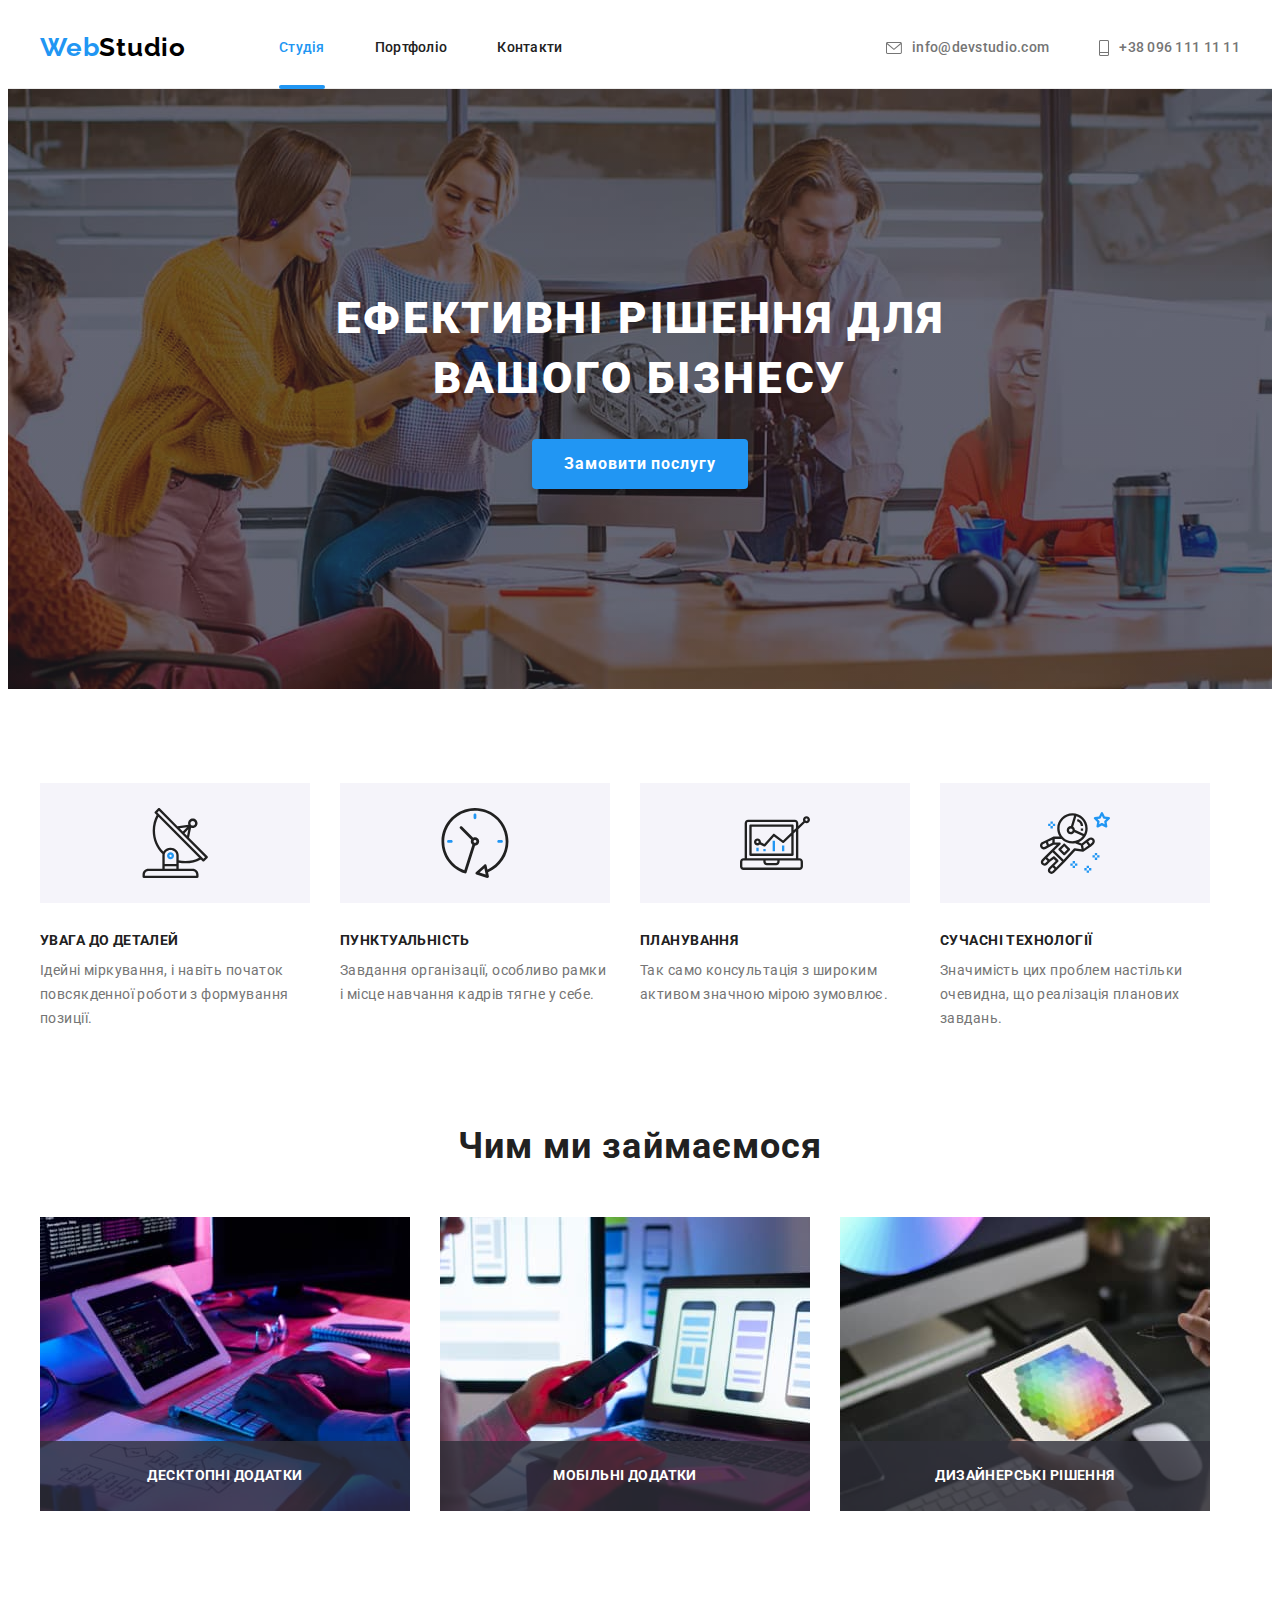
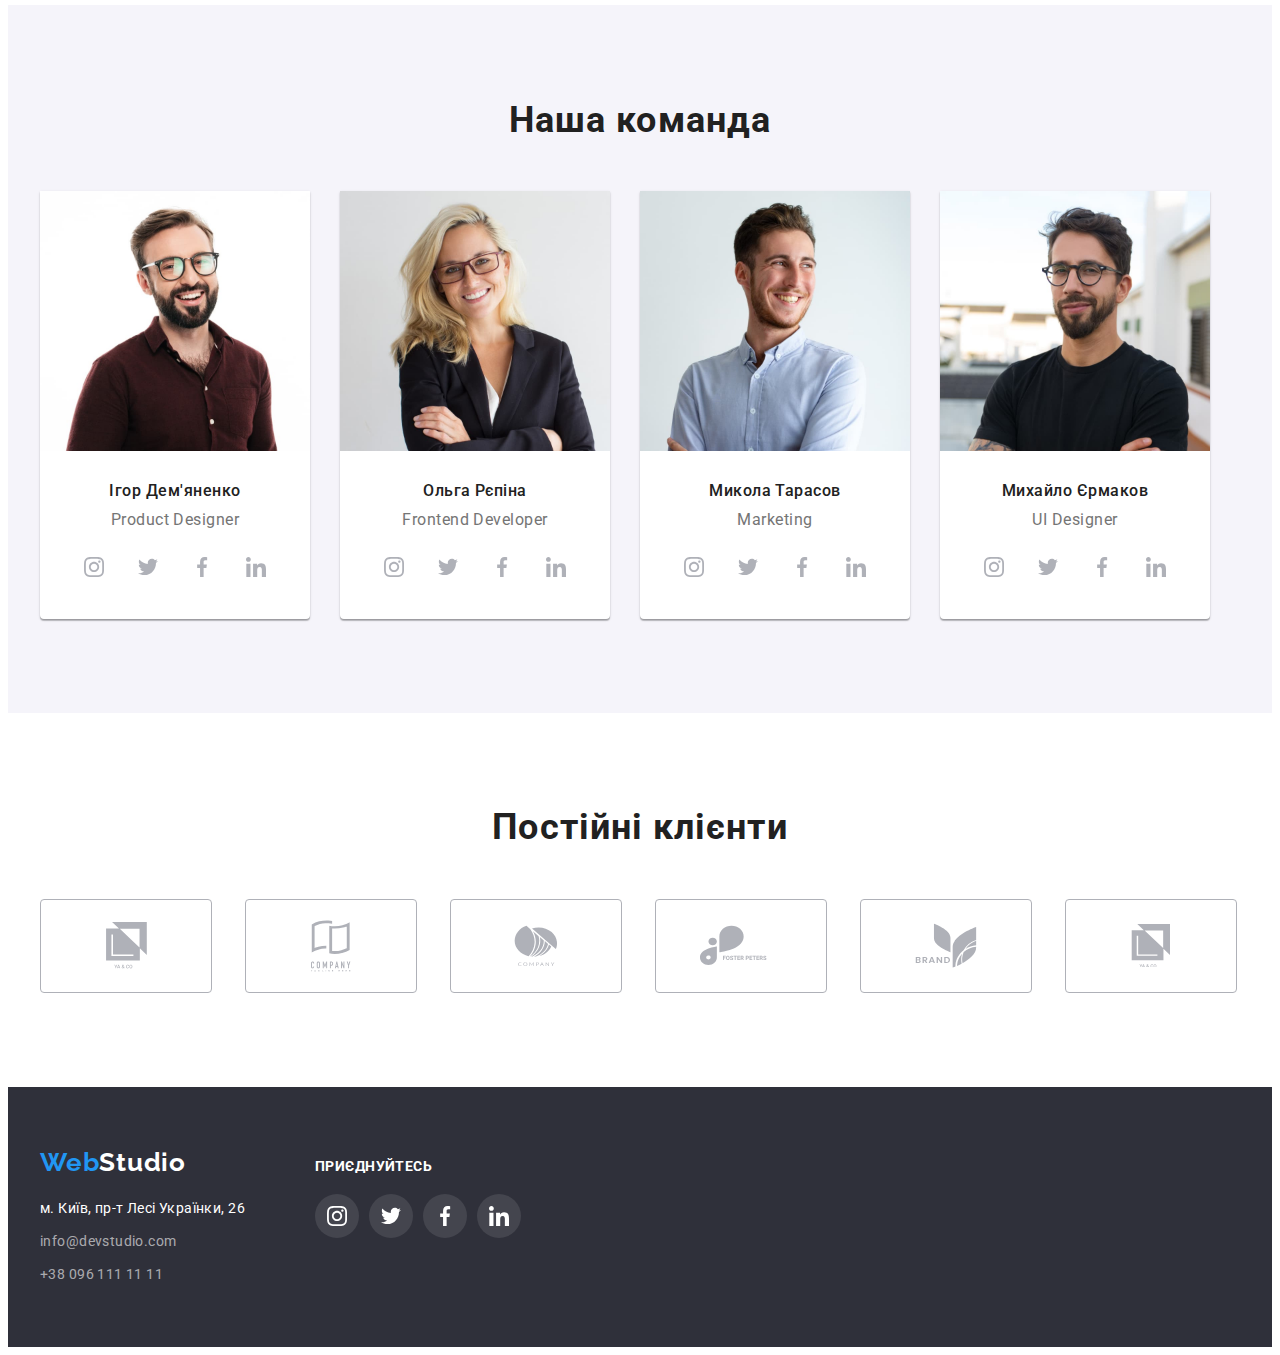
<file: index.html>
<!DOCTYPE html>
<html lang="uk">
  <head>
    <meta charset="UTF-8" />
    <meta http-equiv="X-UA-Compatible" content="IE=edge" />
    <meta name="viewport" content="width=device-width, initial-scale=1.0" />
    <title>Web Studio</title>
    <link rel="preconnect" href="https://fonts.googleapis.com" />
    <link rel="preconnect" href="https://fonts.gstatic.com" crossorigin />
    <link
      href="https://fonts.googleapis.com/css2?family=Raleway:wght@700&family=Roboto:wght@400;500;700;900&display=swap"
      rel="stylesheet"
    />
    <link
      rel="stylesheet"
      href="https://cdnjs.cloudflare.com/ajax/libs/modern-normalize/1.1.0/modern-normalize.min.css"
      integrity="sha512-wpPYUAdjBVSE4KJnH1VR1HeZfpl1ub8YT/NKx4PuQ5NmX2tKuGu6U/JRp5y+Y8XG2tV+wKQpNHVUX03MfMFn9Q=="
      crossorigin="anonymous"
      referrerpolicy="no-referrer"
    />
    <link rel="stylesheet" href="./css/styles.css" />
  </head>
  <body>
    <header class="header">
      <div class="container header-container">
        <nav class="header-navigation">
          <a class="header-logo" href="./index.html"><span>Web</span>Studio</a>
          <ul class="header-list">
            <li class="header-item">
              <a class="header-link link-current" href="#">Студія</a>
            </li>
            <li class="header-item">
              <a class="header-link" href="./portfolio.html">Портфоліо</a>
            </li>
            <li class="header-item">
              <a class="header-link" href="#">Контакти</a>
            </li>
          </ul>
        </nav>
        <ul class="header-sublist">
          <li>
            <a class="header-mail" href="mailto:info@devstudio.com">
              <svg class="header-icon-mail" width="16" height="12">
                <use href="./images/icons/icons.svg#icon-envelope"></use>
              </svg>
              info@devstudio.com</a
            >
          </li>
          <li>
            <a class="header-phone" href="tel:+380961111111">
              <svg class="header-icon-tel" width="10" height="16">
                <use href="./images/icons/icons.svg#icon-phone"></use>
              </svg>
              +38 096 111 11 11</a
            >
          </li>
        </ul>
      </div>
    </header>
    <main>
      <section class="hero">
        <div class="container">
          <h1 class="hero-title">Ефективні рішення для вашого бізнесу</h1>
          <button class="hero-btn" type="button" data-modal-open>
            Замовити послугу
          </button>
        </div>
      </section>
      <section class="advantages">
        <div class="container advantages-container">
          <h2 class="visually-hidden">Наші переваги</h2>
          <ul class="advantages-list">
            <li class="advantages-item">
              <div class="advantages-icon">
                <svg width="70" height="70">
                  <use href="./images/icons/icons.svg#icon-locator"></use>
                </svg>
              </div>
              <h3 class="advantages-subtitle">УВАГА ДО ДЕТАЛЕЙ</h3>
              <p class="advantages-text">
                Ідейні міркування, і навіть початок повсякденної роботи з
                формування позиції.
              </p>
            </li>
            <li class="advantages-item">
              <div class="advantages-icon">
                <svg width="70" height="70">
                  <use href="./images/icons/icons.svg#icon-clock"></use>
                </svg>
              </div>
              <h3 class="advantages-subtitle">ПУНКТУАЛЬНІСТЬ</h3>
              <p class="advantages-text">
                Завдання організації, особливо рамки і місце навчання кадрів
                тягне у себе.
              </p>
            </li>
            <li class="advantages-item">
              <div class="advantages-icon">
                <svg width="70" height="70">
                  <use href="./images/icons/icons.svg#icon-diagram"></use>
                </svg>
              </div>
              <h3 class="advantages-subtitle">ПЛАНУВАННЯ</h3>
              <p class="advantages-text">
                Так само консультація з широким активом значною мірою зумовлює.
              </p>
            </li>
            <li class="advantages-item">
              <div class="advantages-icon">
                <svg width="70" height="70">
                  <use href="./images/icons/icons.svg#icon-astronaut"></use>
                </svg>
              </div>
              <h3 class="advantages-subtitle">СУЧАСНІ ТЕХНОЛОГІЇ</h3>
              <p class="advantages-text">
                Значимість цих проблем настільки очевидна, що реалізація
                планових завдань.
              </p>
            </li>
          </ul>
        </div>
      </section>
      <section class="services">
        <div class="container">
          <h2 class="services-title">Чим ми займаємося</h2>
          <ul class="services-list">
            <li class="services-item">
              <div class="services-item-thumb">
                <img
                  src="./images/what-are-we-doing1.jpg"
                  alt="кодуємо"
                  width="370"
                />
                <p>Десктопні додатки</p>
              </div>
            </li>
            <li class="services-item">
              <div class="services-item-thumb">
                <img
                  src="./images/what-are-we-doing2.jpg"
                  alt="адаптуємо"
                  width="370"
                />
                <p>Мобільні додатки</p>
              </div>
            </li>
            <li class="services-item">
              <div class="services-item-thumb">
                <img
                  src="./images/what-are-we-doing3.jpg"
                  alt="стилізуємо"
                  width="370"
                />
                <p>Дизайнерські рішення</p>
              </div>
            </li>
          </ul>
        </div>
      </section>
      <section class="team">
        <div class="container">
          <h2 class="team-title">Наша команда</h2>
          <ul class="team-list">
            <li class="team-item">
              <img
                src="./images/team1.jpg"
                alt="ігор дем'яненко дизайнер"
                width="270"
                height="260"
              />
              <div class="team-text-wrapper">
                <h3 class="team-subtitle">Ігор Дем'яненко</h3>
                <p class="team-text">Product Designer</p>
                <ul class="social-list">
                  <li class="social-item">
                    <a href="#" class="social-link">
                      <svg class="social-icon" width="20" height="20">
                        <use
                          href="./images/icons/icons.svg#icon-instagram"
                        ></use>
                      </svg>
                    </a>
                  </li>
                  <li class="social-item">
                    <a href="#" class="social-link">
                      <svg class="social-icon" width="20" height="20">
                        <use href="./images/icons/icons.svg#icon-twitter"></use>
                      </svg>
                    </a>
                  </li>
                  <li class="social-item">
                    <a href="#" class="social-link">
                      <svg class="social-icon" width="20" height="20">
                        <use
                          href="./images/icons/icons.svg#icon-facebook"
                        ></use>
                      </svg>
                    </a>
                  </li>
                  <li class="social-item">
                    <a href="#" class="social-link">
                      <svg class="social-icon" width="20" height="20">
                        <use
                          href="./images/icons/icons.svg#icon-linkedin"
                        ></use>
                      </svg>
                    </a>
                  </li>
                </ul>
              </div>
            </li>

            <li class="team-item">
              <img
                src="./images/team2.jpg"
                alt="ольга рєпіна фронт енд розробник"
                width="270"
                height="260"
              />
              <div class="team-text-wrapper">
                <h3 class="team-subtitle">Ольга Рєпіна</h3>
                <p class="team-text">Frontend Developer</p>
                <ul class="social-list">
                  <li class="social-item">
                    <a href="#" class="social-link">
                      <svg class="social-icon" width="20" height="20">
                        <use
                          href="./images/icons/icons.svg#icon-instagram"
                        ></use>
                      </svg>
                    </a>
                  </li>
                  <li class="social-item">
                    <a href="#" class="social-link">
                      <svg class="social-icon" width="20" height="20">
                        <use href="./images/icons/icons.svg#icon-twitter"></use>
                      </svg>
                    </a>
                  </li>
                  <li class="social-item">
                    <a href="#" class="social-link">
                      <svg class="social-icon" width="20" height="20">
                        <use
                          href="./images/icons/icons.svg#icon-facebook"
                        ></use>
                      </svg>
                    </a>
                  </li>
                  <li class="social-item">
                    <a href="#" class="social-link">
                      <svg class="social-icon" width="20" height="20">
                        <use
                          href="./images/icons/icons.svg#icon-linkedin"
                        ></use>
                      </svg>
                    </a>
                  </li>
                </ul>
              </div>
            </li>

            <li class="team-item">
              <img
                src="./images/team3.jpg"
                alt="микола тарасов маркетинг"
                width="270"
                height="260"
              />
              <div class="team-text-wrapper">
                <h3 class="team-subtitle">Микола Тарасов</h3>
                <p class="team-text">Marketing</p>
                <ul class="social-list">
                  <li class="social-item">
                    <a href="#" class="social-link">
                      <svg class="social-icon" width="20" height="20">
                        <use
                          href="./images/icons/icons.svg#icon-instagram"
                        ></use>
                      </svg>
                    </a>
                  </li>
                  <li class="social-item">
                    <a href="#" class="social-link">
                      <svg class="social-icon" width="20" height="20">
                        <use href="./images/icons/icons.svg#icon-twitter"></use>
                      </svg>
                    </a>
                  </li>
                  <li class="social-item">
                    <a href="#" class="social-link">
                      <svg class="social-icon" width="20" height="20">
                        <use
                          href="./images/icons/icons.svg#icon-facebook"
                        ></use>
                      </svg>
                    </a>
                  </li>
                  <li class="social-item">
                    <a href="#" class="social-link">
                      <svg class="social-icon" width="20" height="20">
                        <use
                          href="./images/icons/icons.svg#icon-linkedin"
                        ></use>
                      </svg>
                    </a>
                  </li>
                </ul>
              </div>
            </li>

            <li class="team-item">
              <img
                src="./images/team4.jpg"
                alt="михайло єрмаков дизайнер"
                width="270"
                height="260"
              />
              <div class="team-text-wrapper">
                <h3 class="team-subtitle">Михайло Єрмаков</h3>
                <p class="team-text">UI Designer</p>
                <ul class="social-list">
                  <li class="social-item">
                    <a href="#" class="social-link">
                      <svg class="social-icon" width="20" height="20">
                        <use
                          href="./images/icons/icons.svg#icon-instagram"
                        ></use>
                      </svg>
                    </a>
                  </li>
                  <li class="social-item">
                    <a href="#" class="social-link">
                      <svg class="social-icon" width="20" height="20">
                        <use href="./images/icons/icons.svg#icon-twitter"></use>
                      </svg>
                    </a>
                  </li>
                  <li class="social-item">
                    <a href="#" class="social-link">
                      <svg class="social-icon" width="20" height="20">
                        <use
                          href="./images/icons/icons.svg#icon-facebook"
                        ></use>
                      </svg>
                    </a>
                  </li>
                  <li class="social-item">
                    <a href="#" class="social-link">
                      <svg class="social-icon" width="20" height="20">
                        <use
                          href="./images/icons/icons.svg#icon-linkedin"
                        ></use>
                      </svg>
                    </a>
                  </li>
                </ul>
              </div>
            </li>
          </ul>
        </div>
      </section>
      <section class="clients">
        <div class="container">
          <h2 class="clients-title">Постійні клієнти</h2>
          <ul class="clients-list">
            <li class="clients-item">
              <a class="clients-link" href="#">
                <svg class="clients-icon" width="41" height="46.7">
                  <use href="./images/icons/icons.svg#icon-client1"></use>
                </svg>
              </a>
            </li>
            <li class="clients-item">
              <a class="clients-link" href="#">
                <svg class="clients-icon" width="40" height="52">
                  <use href="./images/icons/icons.svg#icon-client2"></use>
                </svg>
              </a>
            </li>
            <li class="clients-item">
              <a class="clients-link" href="#">
                <svg class="clients-icon" width="43.5" height="41.2">
                  <use href="./images/icons/icons.svg#icon-client3"></use>
                </svg>
              </a>
            </li>
            <li class="clients-item">
              <a class="clients-link" href="#">
                <svg class="clients-icon" width="84.4" height="40.6">
                  <use href="./images/icons/icons.svg#icon-client4"></use>
                </svg>
              </a>
            </li>
            <li class="clients-item">
              <a class="clients-link" href="#">
                <svg class="clients-icon" width="62.5" height="45.4">
                  <use href="./images/icons/icons.svg#icon-client5"></use>
                </svg>
              </a>
            </li>
            <li class="clients-item">
              <a class="clients-link" href="#">
                <svg class="clients-icon" width="93.8" height="43.9">
                  <use href="./images/icons/icons.svg#icon-client1"></use>
                </svg>
              </a>
            </li>
          </ul>
        </div>
      </section>
      <footer class="footer">
        <div class="container">
          <div class="footer-wrapper">
            <div class="adress-wrapper">
              <a class="footer-logo" href="./index.html"
                ><span>Web</span>Studio</a
              >
              <address class="footer-address">
                <ul class="footer-list">
                  <li class="footer-item">
                    <a
                      class="footer-address-link link"
                      href="https://goo.gl/maps/mLugmhBUaK3o9VCq7"
                      target="_blank"
                      rel="noopener norefferer nofollow"
                      >м. Київ, пр-т Лесі Українки, 26</a
                    >
                  </li>
                  <li class="footer-item">
                    <a class="footer-mail" href="mailto:info@devstudio.com"
                      >info@devstudio.com</a
                    >
                  </li>
                  <li class="footer-item">
                    <a class="footer-tel" href="tel:+380961111111"
                      >+38 096 111 11 11</a
                    >
                  </li>
                </ul>
              </address>
            </div>
            <div class="footer-social">
              <p class="footer-social-text">Приєднуйтесь</p>
              <ul class="footer-social-list">
                <li class="footer-social-item">
                  <a class="footer-social-link" href="#">
                    <svg class="social-icon" width="20" height="20">
                      <use href="./images/icons/icons.svg#icon-instagram"></use>
                    </svg>
                  </a>
                </li>
                <li class="footer-social-item">
                  <a class="footer-social-link" href="#">
                    <svg class="social-icon" width="20" height="20">
                      <use href="./images/icons/icons.svg#icon-twitter"></use>
                    </svg>
                  </a>
                </li>
                <li class="footer-social-item">
                  <a class="footer-social-link" href="#">
                    <svg class="social-icon" width="20" height="20">
                      <use href="./images/icons/icons.svg#icon-facebook"></use>
                    </svg>
                  </a>
                </li>
                <li class="footer-social-item">
                  <a class="footer-social-link" href="#">
                    <svg class="social-icon" width="20" height="20">
                      <use href="./images/icons/icons.svg#icon-linkedin"></use>
                    </svg>
                  </a>
                </li>
              </ul>
            </div>
          </div>
        </div>
      </footer>

      <div class="backdrop is-hidden" data-modal>
        <div class="modal">
          <button class="modal-btn" data-modal-close>
            <svg class="modal-close-btn" width="11" height="11">
              <use href="./images/icons/icons.svg#close-btn"></use>
            </svg>
          </button>
        </div>
      </div>
    </main>
    <script src="./js/modal.js"></script>
  </body>
</html>
</file>
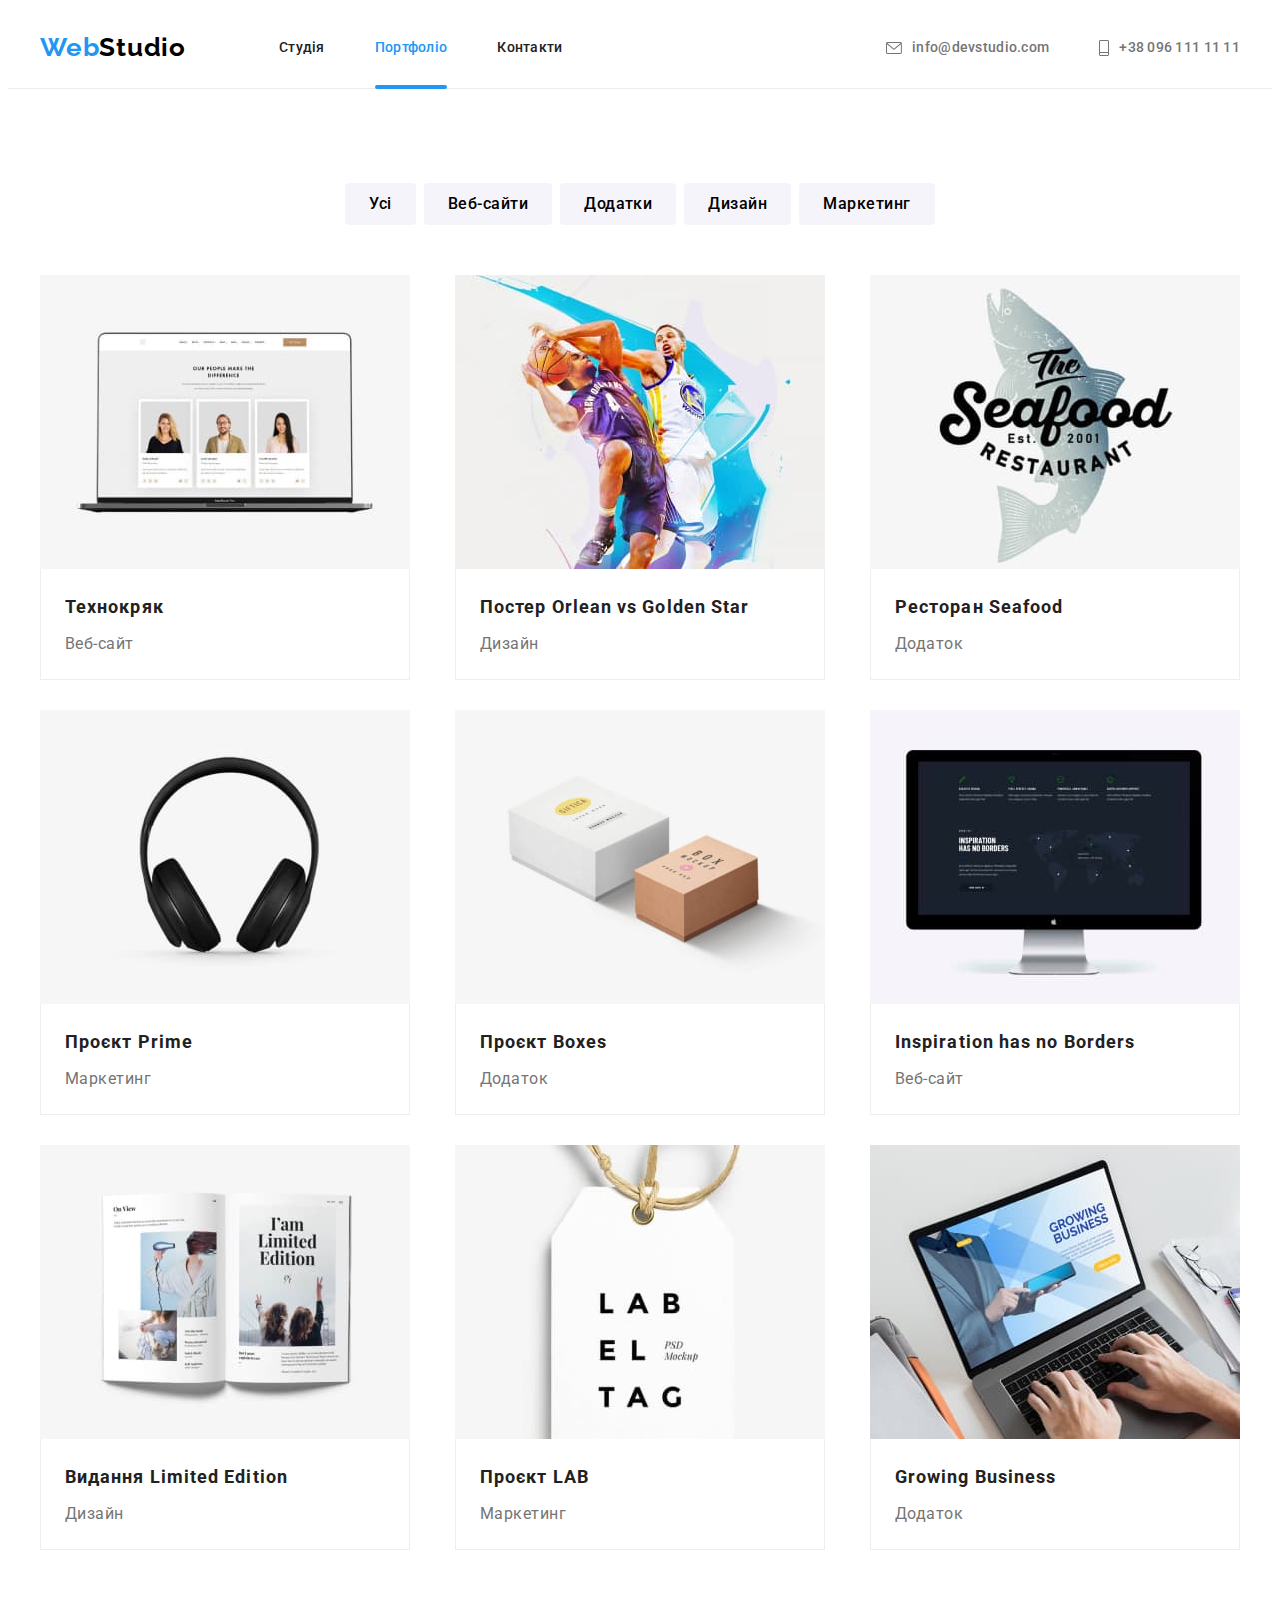
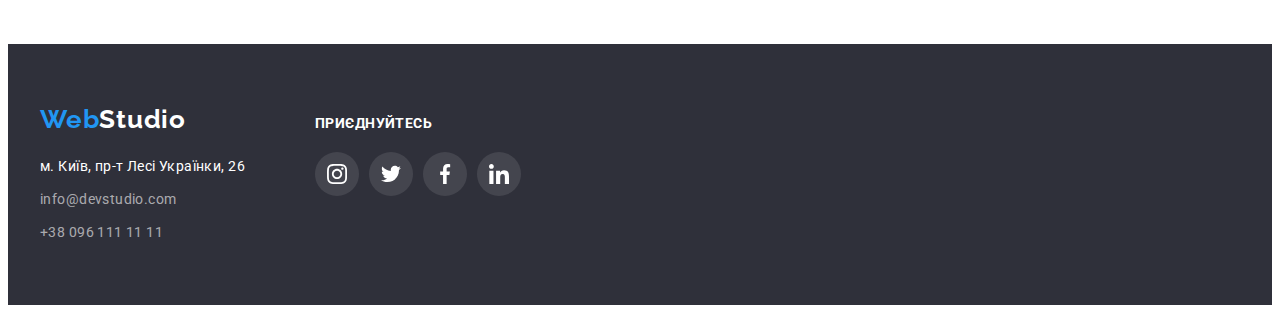
<file: portfolio.html>
<!DOCTYPE html>
<html lang="uk">
  <head>
    <meta charset="UTF-8" />
    <meta http-equiv="X-UA-Compatible" content="IE=edge" />
    <meta name="viewport" content="width=device-width, initial-scale=1.0" />
    <title>Web Studio</title>
    <link rel="preconnect" href="https://fonts.googleapis.com" />
    <link rel="preconnect" href="https://fonts.gstatic.com" crossorigin />
    <link
      href="https://fonts.googleapis.com/css2?family=Raleway:wght@700&family=Roboto:wght@400;500;700;900&display=swap"
      rel="stylesheet"
    />
    <link
      rel="stylesheet"
      href="https://cdnjs.cloudflare.com/ajax/libs/modern-normalize/1.1.0/modern-normalize.min.css"
      integrity="sha512-wpPYUAdjBVSE4KJnH1VR1HeZfpl1ub8YT/NKx4PuQ5NmX2tKuGu6U/JRp5y+Y8XG2tV+wKQpNHVUX03MfMFn9Q=="
      crossorigin="anonymous"
      referrerpolicy="no-referrer"
    />
    <link rel="stylesheet" href="./css/styles.css" />
  </head>
  <body>
    <header class="header">
      <div class="container header-container">
        <nav class="header-navigation">
          <a class="header-logo" href="./index.html"><span>Web</span>Studio</a>
          <ul class="header-list">
            <li class="header-item">
              <a class="header-link" href="./index.html">Студія</a>
            </li>
            <li class="header-item">
              <a class="header-link link-current" href="./portfolio.html"
                >Портфоліо</a
              >
            </li>
            <li class="header-item">
              <a class="header-link" href="#">Контакти</a>
            </li>
          </ul>
        </nav>
        <ul class="header-sublist">
          <li>
            <a class="header-mail" href="mailto:info@devstudio.com">
              <svg class="header-icon-mail" width="16" height="12">
                <use href="./images/icons/icons.svg#icon-envelope"></use>
              </svg>
              info@devstudio.com</a
            >
          </li>
          <li>
            <a class="header-phone" href="tel:+380961111111">
              <svg class="header-icon-tel" width="10" height="16">
                <use href="./images/icons/icons.svg#icon-phone"></use>
              </svg>
              +38 096 111 11 11</a
            >
          </li>
        </ul>
      </div>
    </header>
    <main>
      <section class="portfolio">
        <div class="container">
          <h1 class="visually-hidden">Портфоліо наших проектів</h1>
          <ul class="portfolio-list">
            <li class="portfolio-item">
              <button class="portfolio-btn" type="button">Усі</button>
            </li>
            <li class="portfolio-item">
              <button class="portfolio-btn" type="button">Веб-сайти</button>
            </li>
            <li class="portfolio-item">
              <button class="portfolio-btn" type="button">Додатки</button>
            </li>
            <li class="portfolio-item">
              <button class="portfolio-btn" type="button">Дизайн</button>
            </li>
            <li class="portfolio-item">
              <button class="portfolio-btn" type="button">Маркетинг</button>
            </li>
          </ul>
          <ul class="portfolio-sublist">
            <li class="portfolio-sublist-item">
              <a
                class="portfolio-link"
                href="#"
                target="_blank"
                rel="noopener norefferer nofollow"
              >
                <div class="portfolio-top-wrap">
                  <img
                    src="./images/portfolio/technohryak.jpg"
                    alt="візитні картки працівників на екрані ноутбука"
                    width="370"
                  />
                  <p class="portfolio-top-text">
                    Ресурс пропонує комплексні пропозиції з різним рівнем
                    функціоналу та сервісів. Все це дозволить відвідувачу
                    отримати вичерпні відомості про компанію чи приватну особу.
                  </p>
                </div>
                <div class="portfolio-sublist-wrapper">
                  <h2 class="portfolio-subtitle">Технокряк</h2>
                  <p class="portfolio-text">Веб-сайт</p>
                </div>
              </a>
            </li>

            <li class="portfolio-sublist-item">
              <a
                class="portfolio-link"
                href="#"
                target="_blank"
                rel="noopener norefferer nofollow"
              >
                <div class="portfolio-top-wrap">
                  <img
                    src="./images/portfolio/neworlean.jpg"
                    alt="два баскетболісти у двободї за м'яч"
                    width="370"
                  />
                  <p class="portfolio-top-text">
                    Ресурс пропонує комплексні пропозиції з різним рівнем
                    функціоналу та сервісів. Все це дозволить відвідувачу
                    отримати вичерпні відомості про компанію чи приватну особу.
                  </p>
                </div>
                <div class="portfolio-sublist-wrapper">
                  <h2 class="portfolio-subtitle">
                    Постер <span lang="en">Orlean vs Golden Star</span>
                  </h2>
                  <p class="portfolio-text">Дизайн</p>
                </div>
              </a>
            </li>

            <li class="portfolio-sublist-item">
              <a
                class="portfolio-link"
                href="#"
                target="_blank"
                rel="noopener norefferer nofollow"
              >
                <div class="portfolio-top-wrap">
                  <img
                    src="./images/portfolio/seafood.jpg"
                    alt="Риба тунець розташована поза назвою ресторану сіфуд"
                    width="370"
                  />
                  <p class="portfolio-top-text">
                    Ресурс пропонує комплексні пропозиції з різним рівнем
                    функціоналу та сервісів. Все це дозволить відвідувачу
                    отримати вичерпні відомості про компанію чи приватну особу.
                  </p>
                </div>
                <div class="portfolio-sublist-wrapper">
                  <h2 class="portfolio-subtitle">
                    Ресторан <span lang="en">Seafood</span>
                  </h2>
                  <p class="portfolio-text">Додаток</p>
                </div>
              </a>
            </li>

            <li class="portfolio-sublist-item">
              <a
                class="portfolio-link"
                href="#"
                target="_blank"
                rel="noopener norefferer nofollow"
              >
                <div class="portfolio-top-wrap">
                  <img
                    src="./images/portfolio/prime.jpg"
                    alt="бездротові навушники чорного кольору"
                    width="370"
                  />
                  <p class="portfolio-top-text">
                    Ресурс пропонує комплексні пропозиції з різним рівнем
                    функціоналу та сервісів. Все це дозволить відвідувачу
                    отримати вичерпні відомості про компанію чи приватну особу.
                  </p>
                </div>
                <div class="portfolio-sublist-wrapper">
                  <h2 class="portfolio-subtitle">Проєкт Prime</h2>
                  <p class="portfolio-text">Маркетинг</p>
                </div>
              </a>
            </li>

            <li class="portfolio-sublist-item">
              <a
                class="portfolio-link"
                href="#"
                target="_blank"
                rel="noopener norefferer nofollow"
              >
                <div class="portfolio-top-wrap">
                  <img
                    src="./images/portfolio/boxes.jpg"
                    alt="біла та коричнева коробки на білому фоні"
                    width="370"
                  />
                  <p class="portfolio-top-text">
                    Ресурс пропонує комплексні пропозиції з різним рівнем
                    функціоналу та сервісів. Все це дозволить відвідувачу
                    отримати вичерпні відомості про компанію чи приватну особу.
                  </p>
                </div>
                <div class="portfolio-sublist-wrapper">
                  <h2 class="portfolio-subtitle">Проєкт Boxes</h2>
                  <p class="portfolio-text">Додаток</p>
                </div>
              </a>
            </li>

            <li class="portfolio-sublist-item">
              <a
                class="portfolio-link"
                href="#"
                target="_blank"
                rel="noopener norefferer nofollow"
              >
                <div class="portfolio-top-wrap">
                  <img
                    src="./images/portfolio/inspiration.jpg"
                    alt="відображення сайту з мапою світу на моніторі mac"
                    width="370"
                    height="294"
                  />
                  <p class="portfolio-top-text">
                    Ресурс пропонує комплексні пропозиції з різним рівнем
                    функціоналу та сервісів. Все це дозволить відвідувачу
                    отримати вичерпні відомості про компанію чи приватну особу.
                  </p>
                </div>
                <div class="portfolio-sublist-wrapper">
                  <h2 class="portfolio-subtitle">Inspiration has no Borders</h2>
                  <p class="portfolio-text">Веб-сайт</p>
                </div>
              </a>
            </li>

            <li class="portfolio-sublist-item">
              <a
                class="portfolio-link"
                href="#"
                target="_blank"
                rel="noopener norefferer nofollow"
              >
                <div class="portfolio-top-wrap">
                  <img
                    src="./images/portfolio/limited.jpg"
                    alt="Відкрита книга лімітованої серії"
                    width="370"
                  />
                  <p class="portfolio-top-text">
                    Ресурс пропонує комплексні пропозиції з різним рівнем
                    функціоналу та сервісів. Все це дозволить відвідувачу
                    отримати вичерпні відомості про компанію чи приватну особу.
                  </p>
                </div>
                <div class="portfolio-sublist-wrapper">
                  <h2 class="portfolio-subtitle">Видання Limited Edition</h2>
                  <p class="portfolio-text">Дизайн</p>
                </div>
              </a>
            </li>

            <li class="portfolio-sublist-item">
              <a
                class="portfolio-link"
                href="#"
                target="_blank"
                rel="noopener norefferer nofollow"
              >
                <div class="portfolio-top-wrap">
                  <img
                    src="./images/portfolio/projectlab.jpg"
                    alt="етикетка з текстом лаб, яка висить на плетеному шнурку"
                    width="370"
                  />
                  <p class="portfolio-top-text">
                    Ресурс пропонує комплексні пропозиції з різним рівнем
                    функціоналу та сервісів. Все це дозволить відвідувачу
                    отримати вичерпні відомості про компанію чи приватну особу.
                  </p>
                </div>
                <div class="portfolio-sublist-wrapper">
                  <h2 class="portfolio-subtitle">Проєкт LAB</h2>
                  <p class="portfolio-text">Маркетинг</p>
                </div>
              </a>
            </li>

            <li class="portfolio-sublist-item">
              <a
                class="portfolio-link"
                href="#"
                target="_blank"
                rel="noopener norefferer nofollow"
              >
                <div class="portfolio-top-wrap">
                  <img
                    src="./images/portfolio/grovingbusiness.jpg"
                    alt="чоловік працює на ноутбуці на сайті гровінг бізнес"
                    width="370"
                  />
                  <p class="portfolio-top-text">
                    Ресурс пропонує комплексні пропозиції з різним рівнем
                    функціоналу та сервісів. Все це дозволить відвідувачу
                    отримати вичерпні відомості про компанію чи приватну особу.
                  </p>
                </div>
                <div class="portfolio-sublist-wrapper">
                  <h2 class="portfolio-subtitle">Growing Business</h2>
                  <p class="portfolio-text">Додаток</p>
                </div>
              </a>
            </li>
          </ul>
        </div>
      </section>
    </main>
    <footer class="footer">
      <div class="container">
        <div class="footer-wrapper">
          <div class="adress-wrapper">
            <a class="footer-logo" href="./index.html"
              ><span>Web</span>Studio</a
            >
            <address class="footer-address">
              <ul class="footer-list">
                <li class="footer-item">
                  <a
                    class="footer-address-link link"
                    href="https://goo.gl/maps/mLugmhBUaK3o9VCq7"
                    target="_blank"
                    rel="noopener norefferer nofollow"
                    >м. Київ, пр-т Лесі Українки, 26</a
                  >
                </li>
                <li class="footer-item">
                  <a class="footer-mail" href="mailto:info@devstudio.com"
                    >info@devstudio.com</a
                  >
                </li>
                <li class="footer-item">
                  <a class="footer-tel" href="tel:+380961111111"
                    >+38 096 111 11 11</a
                  >
                </li>
              </ul>
            </address>
          </div>
          <div class="footer-social">
            <p class="footer-social-text">Приєднуйтесь</p>
            <ul class="footer-social-list">
              <li class="footer-social-item">
                <a class="footer-social-link" href="#">
                  <svg class="social-icon" width="20" height="20">
                    <use href="./images/icons/icons.svg#icon-instagram"></use>
                  </svg>
                </a>
              </li>
              <li class="footer-social-item">
                <a class="footer-social-link" href="#">
                  <svg class="social-icon" width="20" height="20">
                    <use href="./images/icons/icons.svg#icon-twitter"></use>
                  </svg>
                </a>
              </li>
              <li class="footer-social-item">
                <a class="footer-social-link" href="#">
                  <svg class="social-icon" width="20" height="20">
                    <use href="./images/icons/icons.svg#icon-facebook"></use>
                  </svg>
                </a>
              </li>
              <li class="footer-social-item">
                <a class="footer-social-link" href="#">
                  <svg class="social-icon" width="20" height="20">
                    <use href="./images/icons/icons.svg#icon-linkedin"></use>
                  </svg>
                </a>
              </li>
            </ul>
          </div>
        </div>
      </div>
    </footer>
  </body>
</html>
</file>
<file: css/styles.css>
:root {
  --main-title-color: #212121;
  --second-text-color: #757575;
  --hero-background-color: #c4c4c4;
  --background-btn-logo-color: #ffffff;
  --accent-color: #2196f3;
  --logo-color: #000000;
  --transparent-color: rgba(255, 255, 255, 0.6);
  --main-background-color: #2f303a;
  --team-background-color: #f5f4fa;
  --btn-hover-color: #188ce8;
  --border-header-color: #ececec;
  --border-portfolio-card-color: #eeeeee;
  --icon-team-clients-color: #afb1b8;
  --default-lh: 1.14; /*16px*/
  --default-section-padding: 94px;
  --services-background-color: rgba(47, 48, 58, 0.8);
  --modal-background-color: rgba(0, 0, 0, 0.2);
  --transition-duration: 250ms;
  --transition-timing: cubic-bezier(0.4, 0, 0.2, 1);
}

/* ----------------------------- RESET CSS  start -------------------------------- */

p,
h1,
h2,
h3,
h4,
h5,
h6 {
  margin: 0;
}

ul,
ol {
  margin: 0;
  padding-left: 0;
  list-style: none;
}

button {
  cursor: pointer;
}

a {
  text-decoration: none;
}

/* ----------------------------- RESET CSS end  -------------------------------- */

body {
  font-family: "Roboto", sans-serif;
  color: var(--main-title-color);
  background-color: var(--background-btn-logo-color);
}

.container {
  width: 1200px;
  padding: 0 15px;
  margin: 0 auto;
  /* outline: 1px solid red; */
}

.visually-hidden {
  position: absolute;
  width: 1px;
  height: 1px;
  margin: -1px;
  border: 0;
  padding: 0;
  white-space: nowrap;
  clip-path: inset(100%);
  clip: rect(0 0 0 0);
  overflow: hidden;
}

/* ----------------------------- HEADER -------------------------------- */
.header {
  border-bottom: 1px solid var(--border-header-color);
}

.header-container {
  display: flex;
  align-items: center;
}

.header-navigation {
  display: flex;
  align-items: center;
}

.header-logo {
  display: inline-block;
  padding-top: 24px;
  margin-right: 93px;
  padding-bottom: 25px;
  font-family: "Raleway", sans-serif;
  font-weight: 700;
  font-size: 26px;
  line-height: 1.19;
  letter-spacing: 0.03em;
  color: var(--logo-color);
}

.header-logo span {
  color: var(--accent-color);
}

.header-list,
.header-sublist {
  display: flex;
  gap: 50px;
}

.header-sublist {
  margin-left: auto;
}

.header-link {
  display: inline-block;
  padding: 32px 0;
  font-weight: 500;
  font-size: 14px;
  line-height: var(--default-lh);
  letter-spacing: 0.02em;
  color: var(--main-title-color);
  position: relative;
  transition: color var(--transition-duration) var(--transition-timing);
}

.header-link.link-current {
  color: var(--accent-color);
}

.header-link.link-current::after {
  content: "";
  position: absolute;
  bottom: -1px;
  display: block;
  width: 100%;
  height: 4px;
  background-color: var(--accent-color);
  border-radius: 2px;
}

.header-link:hover,
.header-link:focus {
  color: var(--accent-color);
}

.header-mail,
.header-phone {
  display: flex;
  align-items: center;
  padding: 32px 0;
  font-weight: 500;
  font-size: 14px;
  line-height: var(--default-lh);
  letter-spacing: 0.02em;
  color: var(--second-text-color);
  transition: color var(--transition-duration) var(--transition-timing);
}

.header-mail:hover,
.header-mail:focus,
.header-phone:hover,
.header-phone:focus {
  color: var(--accent-color);
  fill: currentColor;
}

.header-icon-mail,
.header-icon-tel {
  margin-right: 10px;
  fill: currentColor;
}

/* ------------------------------- HERO ---------------------------------- */
.hero {
  padding: 200px 0;
  max-width: 1600px;
  margin: 0 auto;
  background-color: var(--hero-background-color);
  background-size: cover;
  background-repeat: no-repeat;
  background-position: center;
  background-image: linear-gradient(
      to right,
      rgba(47, 48, 58, 0.4),
      rgba(47, 48, 58, 0.4)
    ),
    url(../images/team-background.jpg);
  text-align: center;
}

.hero-title {
  max-width: 696px;
  margin: 0 auto;
  margin-bottom: 30px;
  font-weight: 900;
  font-size: 44px;
  line-height: 1.36;
  text-align: center;
  letter-spacing: 0.06em;
  text-transform: uppercase;
  color: var(--background-btn-logo-color);
}

.hero-btn {
  padding: 10px 32px;
  font-family: inherit;
  font-weight: 700;
  font-size: 16px;
  line-height: 1.88;
  text-align: center;
  letter-spacing: 0.06em;
  cursor: pointer;
  color: var(--background-btn-logo-color);
  background-color: var(--accent-color);
  border: none;
  box-shadow: 0px 4px 4px rgba(0, 0, 0, 0.15);
  border-radius: 4px;
  transition: background-color var(--transition-duration)
    var(--transition-timing);
}

.hero-btn:hover,
.hero-btn:focus {
  background-color: var(--btn-hover-color);
}

/* ------------------------------- ADVANTAGES ---------------------------------- */

.advantages {
  padding-top: var(--default-section-padding);
  padding-bottom: 47px;
}

.advantages-list {
  display: flex;
  gap: 30px;
}

.advantages-item {
  max-width: 270px;
}

.advantages-icon {
  display: flex;
  justify-content: center;
  align-items: center;
  margin-bottom: 30px;
  height: 120px;
  background-color: var(--team-background-color);
}

.advantages-subtitle {
  margin-bottom: 10px;
  font-weight: 700;
  font-size: 14px;
  line-height: var(--default-lh);
  letter-spacing: 0.03em;
  text-transform: uppercase;
}

.advantages-text {
  font-size: 14px;
  line-height: 1.71;
  letter-spacing: 0.03em;
  color: var(--second-text-color);
}

/* ------------------------------- SERVICES ---------------------------------- */
.services {
  padding-top: 47px;
  padding-bottom: var(--default-section-padding);
}

.services-title {
  margin-bottom: 50px;
  font-weight: 700;
  font-size: 36px;
  line-height: 1.17;
  text-align: center;
  letter-spacing: 0.03em;
}
.services-list {
  display: flex;
  gap: 30px;
}
.services-item img {
  display: block;
}

.services-item-thumb {
  position: relative;
}

.services-item p {
  position: absolute;
  bottom: 0;
  left: 0;
  width: 100%;
  padding: 27px 0;
  font-weight: 700;
  font-size: 14px;
  line-height: 1.14;
  text-align: center;
  letter-spacing: 0.03em;
  text-transform: uppercase;
  color: var(--background-btn-logo-color);
  background: var(--services-background-color);
}

/* --------------------------------- TEAM ------------------------------------ */
.team {
  padding-top: var(--default-section-padding);
  padding-bottom: var(--default-section-padding);
  background-color: var(--team-background-color);
}

.team-title {
  margin-bottom: 50px;
  font-weight: 700;
  font-size: 36px;
  line-height: 1.17;
  text-align: center;
  letter-spacing: 0.03em;
}
.team-list {
  display: flex;
  flex-wrap: wrap;
  gap: 30px;
}
.team-item {
  flex-basis: calc(100% / 4 - 30px);
  background-color: var(--background-btn-logo-color);
  box-shadow: 0px 1px 3px rgba(0, 0, 0, 0.12), 0px 1px 1px rgba(0, 0, 0, 0.14),
    0px 2px 1px rgba(0, 0, 0, 0.2);
  border-radius: 0px 0px 4px 4px;
}

.team-item > img {
  display: block;
}

.team-subtitle {
  margin-bottom: 10px;
  font-weight: 500;
  font-size: 16px;
  line-height: 1.19;
  text-align: center;
  letter-spacing: 0.03em;
}
.team-text {
  margin-bottom: 16px;
  font-size: 16px;
  line-height: 1.19;
  text-align: center;
  letter-spacing: 0.03em;
  color: var(--second-text-color);
}

.team-text-wrapper {
  padding: 30px 0;
}

.social-list {
  display: flex;
  justify-content: center;
  gap: 10px;
}

.social-item {
  width: 44px;
  height: 44px;
}

.social-link {
  display: flex;
  justify-content: center;
  align-items: center;
  width: 100%;
  height: 100%;
  border-radius: 50%;
  color: var(--icon-team-clients-color);
  transition: background-color var(--transition-duration)
      var(--transition-timing),
    color var(--transition-duration) var(--transition-timing);
}

.social-link .social-icon {
  fill: currentColor;
}

.social-link:hover,
.social-link:focus {
  background-color: var(--accent-color);
  color: var(--background-btn-logo-color);
}

/* --------------------------------- Clients -------------------------------------- */

.clients {
  padding-top: var(--default-section-padding);
  padding-bottom: var(--default-section-padding);
  text-align: center;
}

.clients-title {
  margin-bottom: 50px;
  font-weight: 700;
  font-size: 36px;
  line-height: 1.16;
  text-align: center;
  letter-spacing: 0.03em;
  color: var(--main-title-color);
}

.clients-list {
  display: flex;
  justify-content: space-between;
  gap: 30px;
}

.clients-item {
  flex-basis: calc(100% / 6);
}

.clients-link {
  display: flex;
  justify-content: center;
  align-items: center;
  width: 170px;
  height: 92px;
  color: var(--icon-team-clients-color);
  border: 1px solid var(--icon-team-clients-color);
  border-radius: 4px;
  transition: color var(--transition-duration) var(--transition-timing),
    border-color var(--transition-duration) var(--transition-timing);
}

.clients-link .clients-icon {
  fill: currentColor;
}

.clients-link:hover,
.clients-link:focus {
  color: var(--accent-color);
  border: 1px solid var(--accent-color);
}

/* --------------------------------- Portfolio ------------------------------------ */

.portfolio {
  padding-top: var(--default-section-padding);
  padding-bottom: var(--default-section-padding);
}

.portfolio-list {
  display: flex;
  justify-content: center;
  gap: 8px;
  margin-bottom: 50px;
}

.portfolio-btn {
  padding: 6px 22px;
  font-family: inherit;
  font-weight: 500;
  font-size: 16px;
  line-height: 1.62;
  text-align: center;
  letter-spacing: 0.03em;
  cursor: pointer;
  background: var(--team-background-color);
  border-color: transparent;
  border-radius: 4px;
  transition: color var(--transition-duration) var(--transition-timing),
    background-color var(--transition-duration) var(--transition-timing),
    box-shadow var(--transition-duration) var(--transition-timing);
}

.portfolio-btn:hover,
.portfolio-btn:focus {
  color: var(--background-btn-logo-color);
  background-color: var(--accent-color);
  box-shadow: 0px 3px 1px rgba(0, 0, 0, 0.1), 0px 1px 2px rgba(0, 0, 0, 0.08),
    0px 2px 2px rgba(0, 0, 0, 0.12);
  border-radius: 4px;
}

.portfolio-sublist {
  display: flex;
  justify-content: space-between;
  flex-wrap: wrap;
  gap: 30px;
}

.portfolio-sublist img {
  display: block;
}

.portfolio-sublist-item {
  flex-basis: calc(100% / 3 - 30px);
}

.portfolio-top-wrap {
  position: relative;
  overflow: hidden;
}

.portfolio-top-text {
  position: absolute;
  top: 0;
  left: 0;
  height: 100%;
  padding-top: 63px;
  padding-left: 24px;
  padding-right: 24px;
  font-size: 18px;
  line-height: 1.56;
  letter-spacing: 0.03em;
  color: var(--background-btn-logo-color);
  background-color: rgba(33, 150, 243, 0.9);
  transform: translateY(100%);
  transition: transform var(--transition-duration) var(--transition-timing);
  overflow: auto;
}

.portfolio-link {
  display: block;
  transition: box-shadow var(--transition-duration) var(--transition-timing);
}

.portfolio-link:hover,
.portfolio-link:focus {
  box-shadow: 0px 1px 1px rgba(0, 0, 0, 0.12), 0px 4px 4px rgba(0, 0, 0, 0.06),
    1px 4px 6px rgba(0, 0, 0, 0.16);
}

.portfolio-link:hover .portfolio-top-text,
.portfolio-link:focus .portfolio-top-text {
  transform: translateY(0);
}

.portfolio-sublist-wrapper {
  padding: 20px 24px;
  border-right: 1px solid var(--border-portfolio-card-color);
  border-bottom: 1px solid var(--border-portfolio-card-color);
  border-left: 1px solid var(--border-portfolio-card-color);
}

.portfolio-subtitle {
  margin-bottom: 4px;
  font-weight: 700;
  font-size: 18px;
  line-height: 2;
  letter-spacing: 0.06em;
  color: var(--main-title-color);
}

.portfolio-text {
  font-size: 16px;
  line-height: 1.88;
  letter-spacing: 0.03em;
  color: var(--second-text-color);
}

/* --------------------------------- FOOTER ------------------------------------ */
.footer {
  padding: 60px 0;
  background-color: var(--main-background-color);
}

.footer-wrapper {
  display: flex;
  align-items: baseline;
}

.footer-social {
  margin-left: 70px;
}

.footer-logo {
  display: inline-block;
  margin-bottom: 20px;
  font-family: "Raleway";
  font-weight: 700;
  font-size: 26px;
  line-height: 1.19;
  letter-spacing: 0.03em;
  color: var(--background-btn-logo-color);
}

.footer-logo span {
  color: var(--accent-color);
}

.footer-address {
  font-style: normal;
}

.footer-address-link {
  font-size: 14px;
  line-height: 1.71;
  letter-spacing: 0.03em;
  color: var(--background-btn-logo-color);
  transition: color var(--transition-duration) var(--transition-timing);
}

.footer-mail,
.footer-tel {
  font-size: 14px;
  line-height: 1.71;
  letter-spacing: 0.03em;
  color: var(--transparent-color);
  transition: color var(--transition-duration) var(--transition-timing);
}

.footer-item {
  margin-bottom: 9px;
}

.footer-item:last-child {
  margin-bottom: 0px;
}

.footer-address-link:hover,
.footer-address-link:focus,
.footer-mail:hover,
.footer-mail:focus,
.footer-tel:hover,
.footer-tel:focus {
  color: var(--accent-color);
}

.footer-social-text {
  margin-bottom: 20px;
  font-weight: 700;
  font-size: 14px;
  line-height: 1.14;
  letter-spacing: 0.03em;
  text-transform: uppercase;
  color: var(--background-btn-logo-color);
}

.footer-social-list {
  display: flex;
  gap: 10px;
}

.footer-social-item {
  width: 44px;
  height: 44px;
}

.footer-social-link {
  display: flex;
  justify-content: center;
  align-items: center;
  border-radius: 50px;
  width: 100%;
  height: 100%;
  color: var(--background-btn-logo-color);
  background-color: rgba(255, 255, 255, 0.1);
  transition: background-color var(--transition-duration)
    var(--transition-timing);
}

.footer-social-link .social-icon {
  fill: currentColor;
}

.footer-social-link:hover,
.footer-social-link:focus {
  background-color: var(--accent-color);
}

/* --------------------------------- MODAL ------------------------------------ */

.backdrop {
  position: fixed;
  top: 0;
  left: 0;
  width: 100%;
  height: 100%;
  background-color: var(--modal-background-color);
  transition: opacity var(--transition-duration) var(--transition-timing),
    visibility var(--transition-duration) var(--transition-timing);
}

.modal {
  position: absolute;
  top: 50%;
  left: 50%;
  transform: translate(-50%, -50%) scale(1);
  width: 528px;
  height: 581px;
  background-color: var(--background-btn-logo-color);
  box-shadow: 0px 1px 3px rgba(0, 0, 0, 0.12), 0px 1px 1px rgba(0, 0, 0, 0.14),
    0px 2px 1px rgba(0, 0, 0, 0.2);
  border-radius: 4px;
  transition: transform var(--transition-duration) var(--transition-timing);
}

.backdrop.is-hidden .modal {
  transform: translate(-50%, -50%) scale(0);
}

.is-hidden {
  opacity: 0;
  visibility: hidden;
  pointer-events: none;
}

.modal-btn {
  position: absolute;
  top: 8px;
  right: 8px;
  display: flex;
  justify-content: center;
  align-items: center;
  width: 30px;
  height: 30px;
  background: var(--background-btn-logo-color);
  border: 1px solid rgba(0, 0, 0, 0.1);
  border-radius: 50%;
  color: var(--logo-color);
}
</file>
